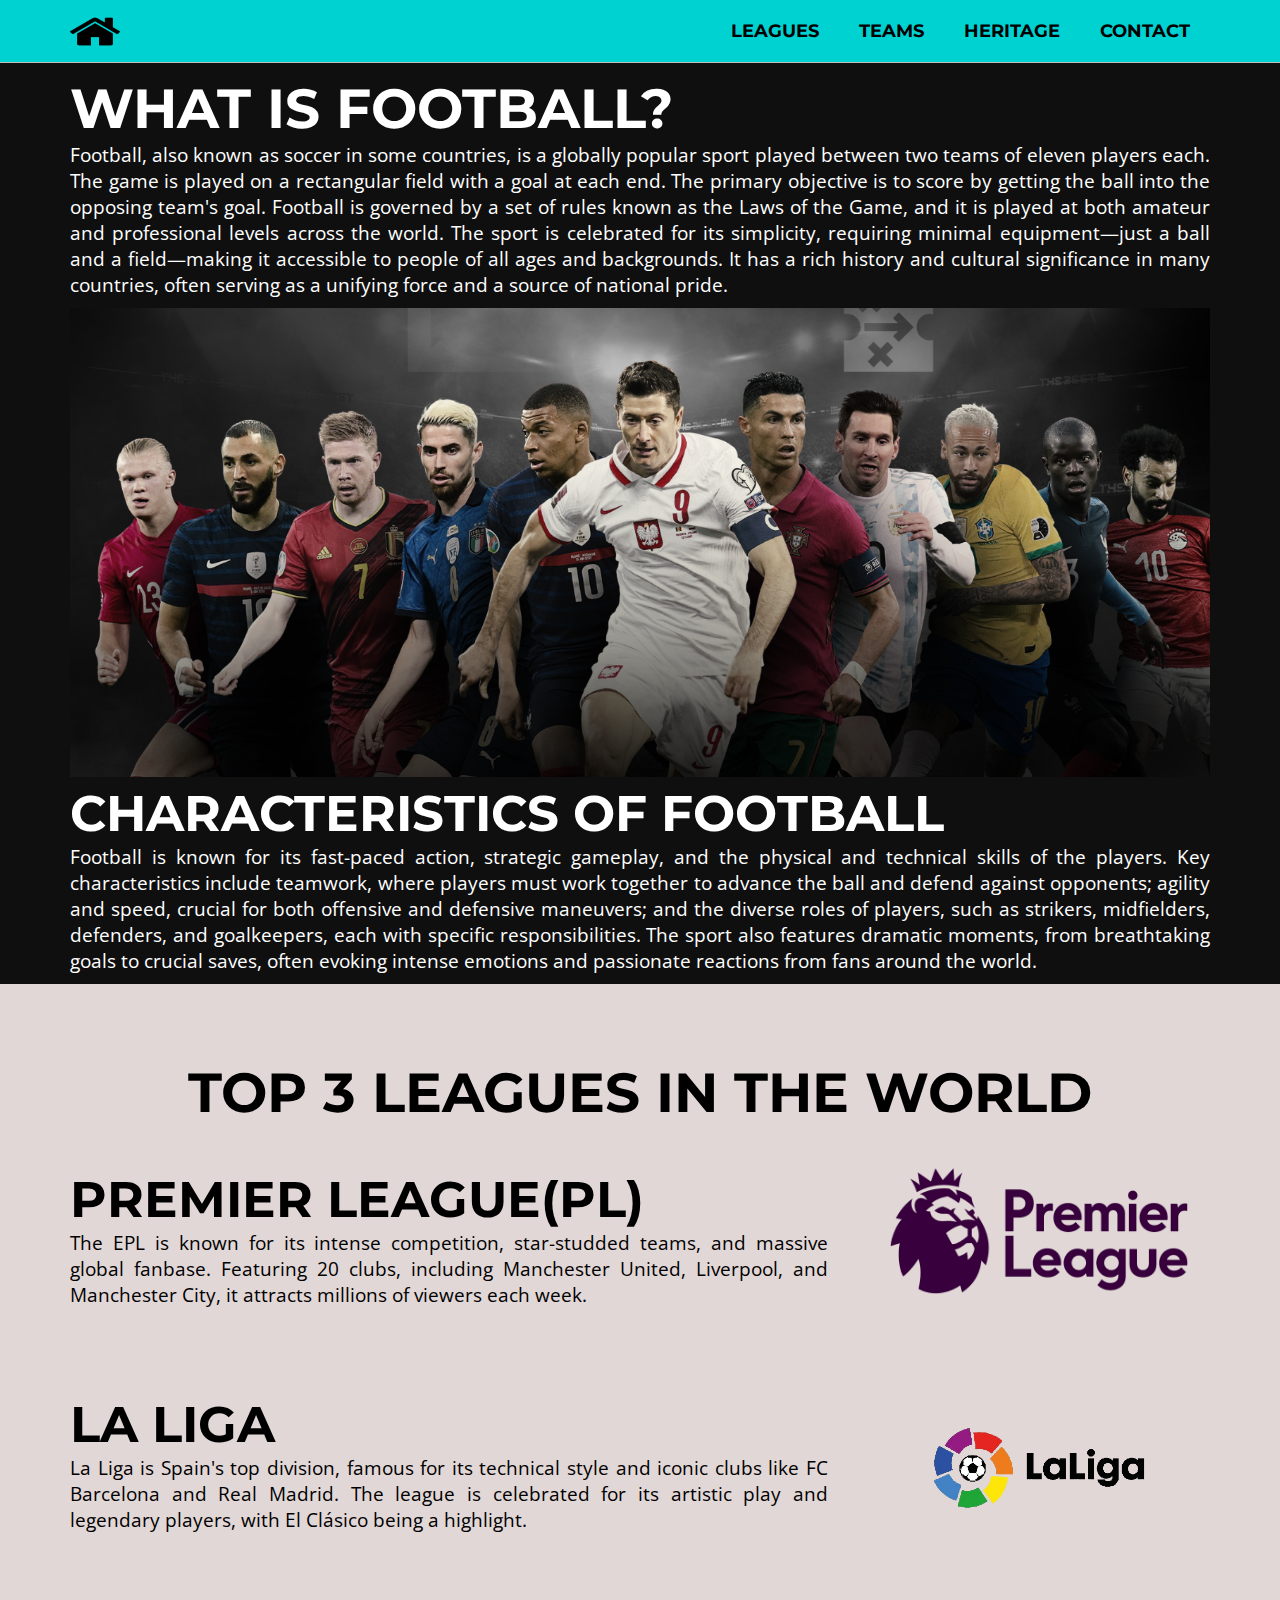
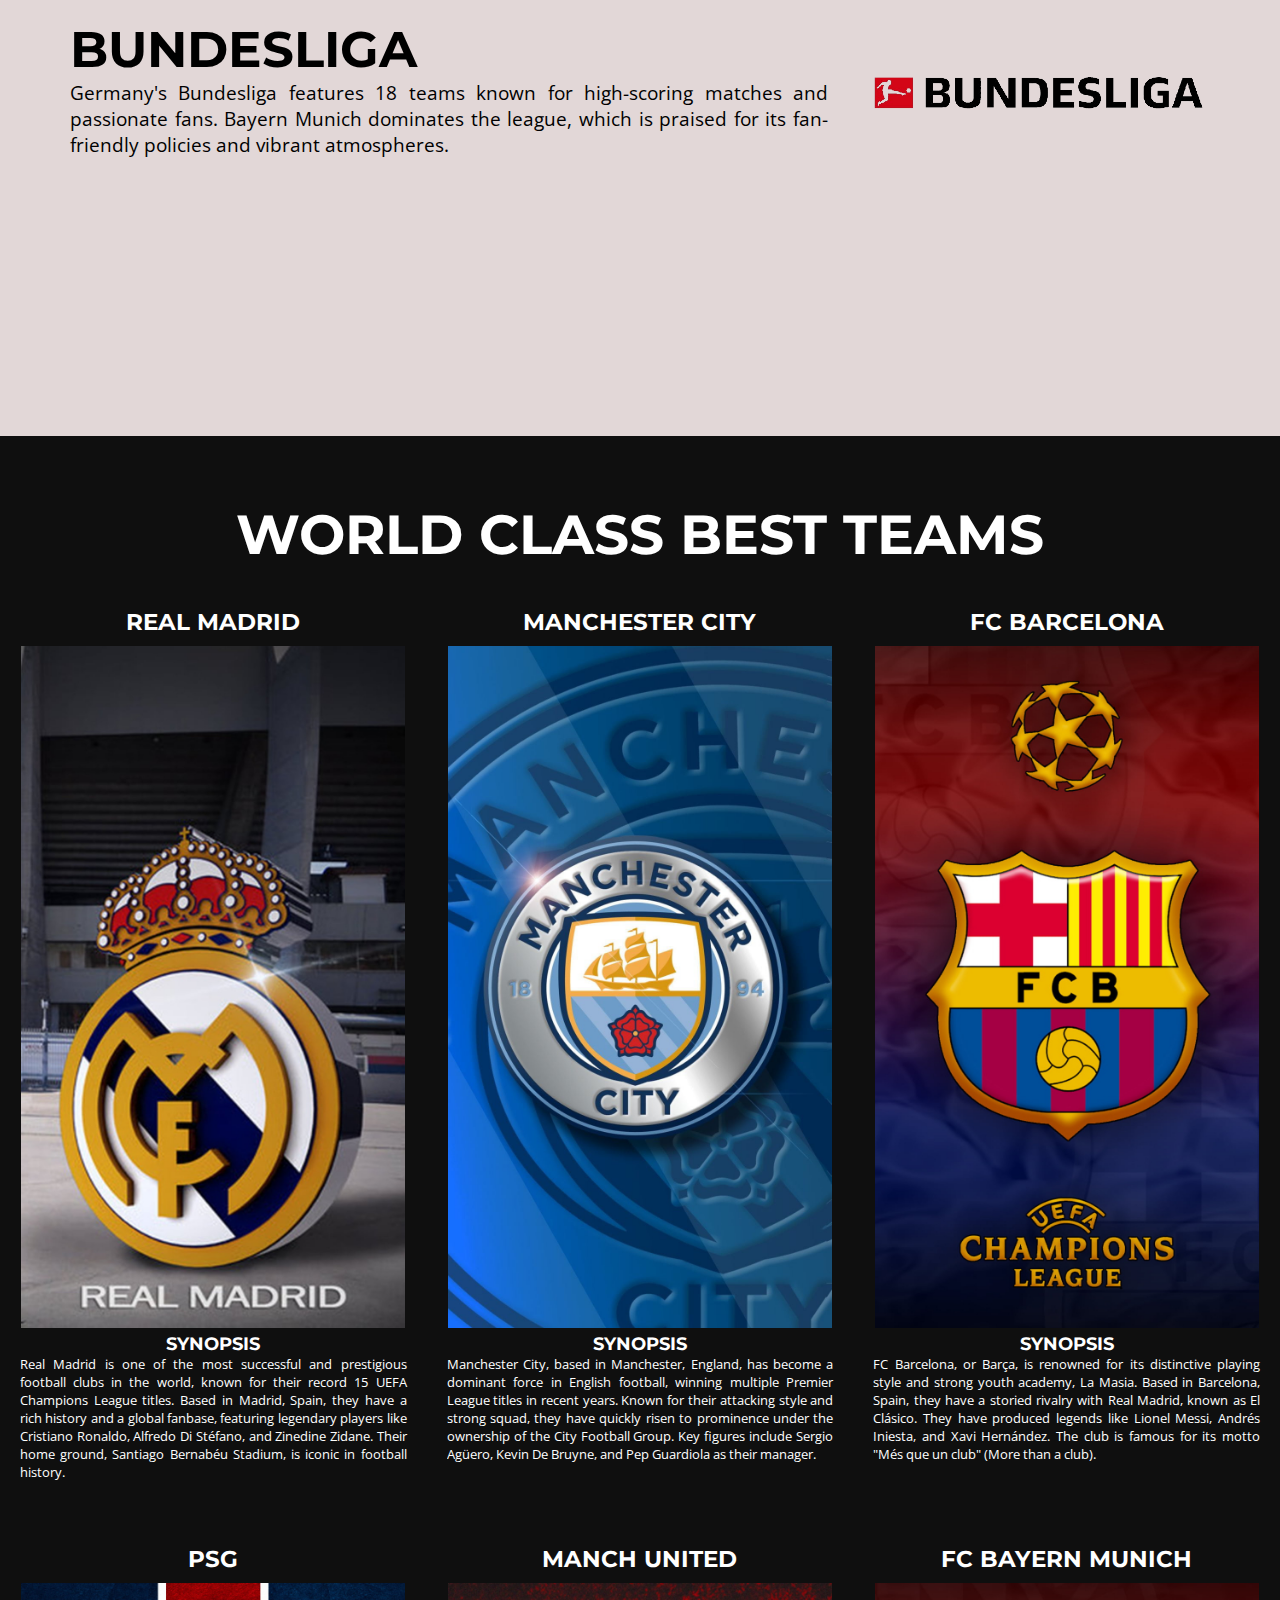
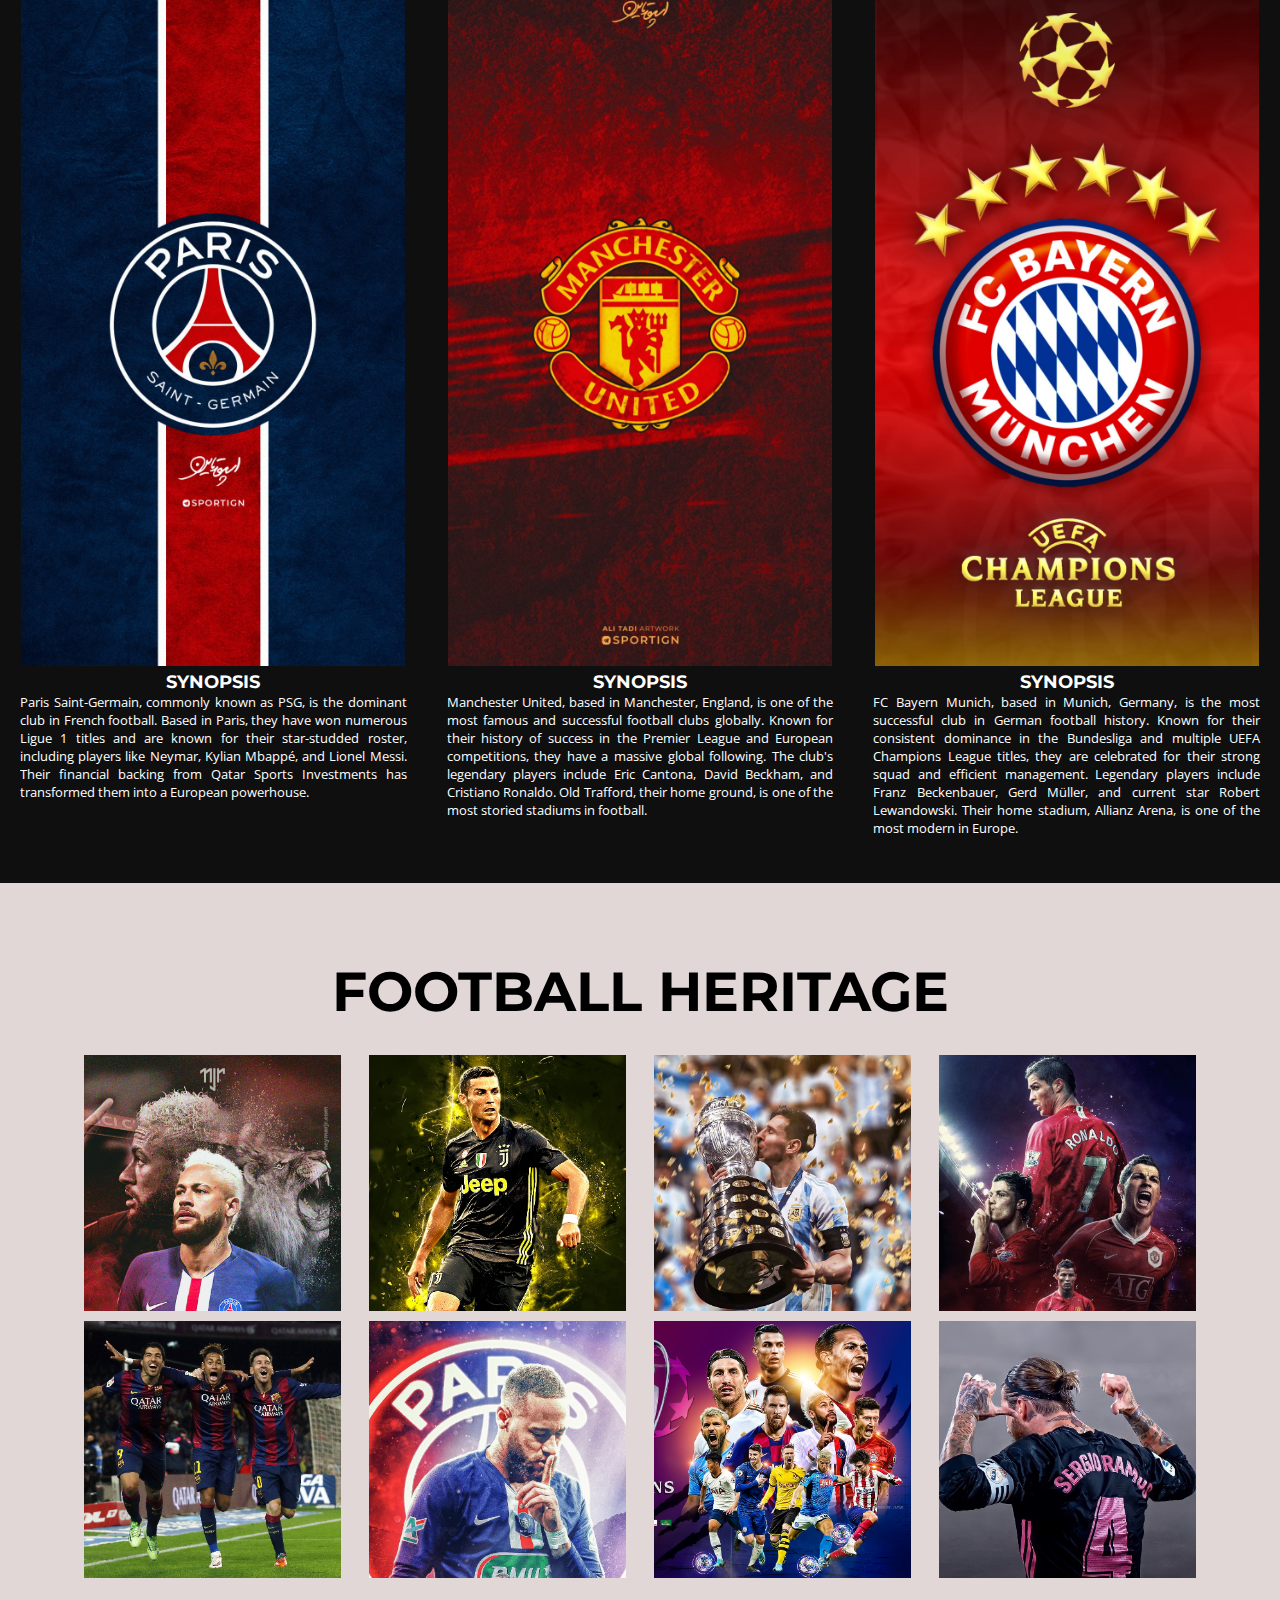
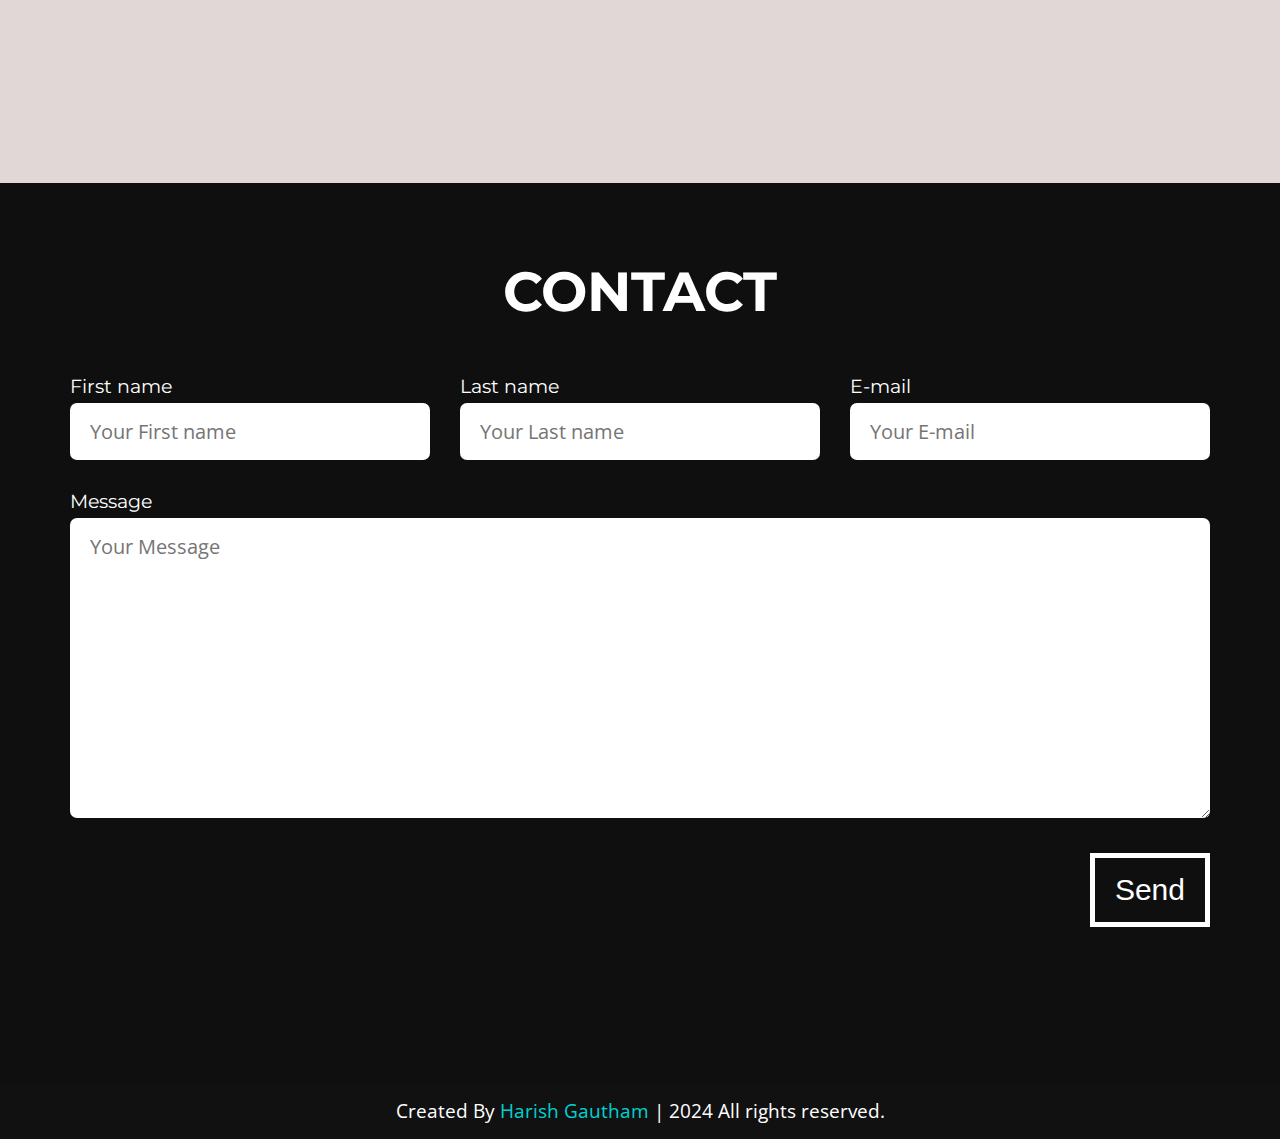
<file: LEVEL 1/Task 1/index.html>
<!DOCTYPE html>
<html lang="pt-BR">

<head>
    <meta charset="UTF-8">
    <meta http-equiv="X-UA-Compatible" content="IE=edge">
    <meta name="viewport" content="width=device-width, initial-scale=1.0">
    <title>FootBall</title>
    <link rel="preconnect" href="https://fonts.googleapis.com">
    <link rel="preconnect" href="https://fonts.gstatic.com" crossorigin>
    <link
        href="https://fonts.googleapis.com/css2?family=Montserrat:wght@700&family=Montserrat:wght@900&family=Open+Sans:ital,wght@0,400;0,700;1,400&display=swap"
        rel="stylesheet">
    <link rel="stylesheet" href="assets/css/style.css">
    <link rel="stylesheet" href="assets/css/root.css">
    <link rel="stylesheet" href="assets/css/scrollbar.css">
    <link rel="stylesheet" href="assets/css/media.css">
    <link rel="stylesheet" href="https://cdnjs.cloudflare.com/ajax/libs/font-awesome/5.15.3/css/all.min.css" integrity="sha512-xxxxx" crossorigin="anonymous" />

    <link rel="icon" type="image/x-icon" href="assets/img/icon.png">

</head>

<body class="classic-bg">

    <input id="close-menu" class="close-menu" type="checkbox" aria-label="Close menu" role="button">
    <label class="close-menu-label" for="close-menu" title="close menu"></label>
    <aside class="menu">
        <div class="main-content menu-content">
            <h1 onclick="getElementById('close-menu').checked = false;" style="margin-top: 0.7rem;"><a href="#home"><img class="icon-home" src="assets/img/home.png" alt="Home"></a></h1>
            <nav>
                <ul onclick="getElementById('close-menu').checked = false;">
                    <li><a href="#top3">LEAGUES</a></li>
                    <li><a href="#animes">TEAMS</a></li>
                    <li><a href="#gallery">HERITAGE</a></li>
                    <li><a href="#contact">CONTACT</a></li>
                </ul>
            </nav>
        </div>
    </aside>

    <div id="home" class="menu-spacing"></div>
    <section class="section classic-bg">
        <div class="home-content">
            <h2>What is Football?</h2>
            <p>
                Football, also known as soccer in some countries, 
                is a globally popular sport played between two teams of eleven players each. 
                The game is played on a rectangular field with a goal at each end. The primary objective is to score by getting 
                the ball into the opposing team's goal. Football is governed by a set of rules known as the Laws of the Game, 
                and it is played at both amateur and professional levels across the world. The sport is celebrated for its simplicity,
                 requiring minimal equipment—just a ball and a field—making it accessible to people of all ages and backgrounds. 
                 It has a rich history and cultural significance in many countries, often serving as a unifying force and a source of national pride.
            </p>
            <div class="home-img">
                <img src="assets/img/banner-img.png" alt="football">
            </div>
            <h3>Characteristics of Football</h3>
            <p>
                Football is known for its fast-paced action, strategic gameplay, and the physical and technical skills of the players. 
                Key characteristics include teamwork, where players must work together to advance the ball and defend against opponents; 
                agility and speed, crucial for both offensive and defensive maneuvers; and the diverse roles of players, such as strikers,
                 midfielders, defenders, and goalkeepers, each with specific responsibilities. The sport also features dramatic moments, 
                 from breathtaking goals to crucial saves, often evoking intense emotions and passionate reactions from fans around the world.
            </p>
        </div>
    </section>

    <section class="section darkgray-bg">
        <div id="top3" class="menu-spacing"></div>
        <div class="home-content">
            <h2 id="mobile-al" style="text-align: center;">Top 3 Leagues in the World</h2>
            <div class="intro-content">
                <div class="intro-text-content division-grid">
                    <h3>Premier League(PL)</h3>
                    <p>
                        The EPL is known for its intense competition, star-studded teams, and massive global fanbase. 
                        Featuring 20 clubs, including Manchester United, Liverpool, and Manchester City, it attracts millions of viewers each week.
                    </p>
                </div>
                <div class="intro-img home-img">
                    <img src="assets/img/epl.png" alt="epl">
                </div>

                <div class="intro-text-content division-grid">
                    <h3>La Liga</h3>
                    <p>
                        La Liga is Spain's top division, famous for its technical style and iconic clubs like FC Barcelona and Real Madrid. 
                        The league is celebrated for its artistic play and legendary players, with El Clásico being a highlight.
                    </p>
                </div>
                <div class="intro-img home-img">
                    <img src="assets/img/liga.png" alt="liga">
                </div>

                <div class="intro-text-content division-grid">
                    <h3>Bundesliga</h3>
                    <p>
                        Germany's Bundesliga features 18 teams known for high-scoring matches and passionate fans. 
                        Bayern Munich dominates the league, which is praised for its fan-friendly policies and vibrant atmospheres.
                    </p>
                </div>
                <div class="intro-img home-img">
                    <img src="assets/img/bund.png" alt="bund">
                </div>
            </div>
        </div>
    </section>

    <div id="animes" class="menu-spacing"></div>

    <section class="section classic-bg">
        <h2 style="text-align: center;">World Class Best Teams</h2>
        <div class="grid-teams">

            <div class="grid">
                <article>
                    <h3 class="title-football">Real Madrid</h3>
                    <div style="align-items: center;" class="intro-img home-img ">
                        <img class="Footb" src="assets/img/a.jpg" alt="Real Madrid">
                    </div>
                    <h4 class="synopsis">Synopsis</h4>
                    <p class="text-synopsis content">Real Madrid is one of the most successful and prestigious football clubs in the world, known for their 
                        record 15 UEFA Champions League titles. 
                        Based in Madrid, Spain, they have a rich history and a global fanbase, featuring legendary players like Cristiano Ronaldo, 
                        Alfredo Di Stéfano, and Zinedine Zidane. Their home ground, Santiago Bernabéu Stadium, is iconic in football history.</p>
                </article>
                <article>
                    <h3 class="title-football">Manchester City</h3>
                    <div style="align-items: center;" class="intro-img home-img">
                        <img class="Footb" src="assets/img/b.jpg" alt="Manchester City">
                    </div>
                    <h4 class="synopsis">Synopsis</h4>
                    <p class="text-synopsis content">Manchester City, based in Manchester, England, has become a dominant force in English football, 
                        winning multiple Premier League titles in recent years. Known for their attacking style and strong squad, 
                        they have quickly risen to prominence under the ownership of the City Football Group. Key figures include Sergio Agüero, 
                        Kevin De Bruyne, and Pep Guardiola as their manager.
                    </p>
                </article>
                <article>
                    <h3 class="title-football">FC Barcelona</h3>
                    <div style="align-items: center;" class="intro-img home-img">
                        <img class="Footb" src="assets/img/c.jpg" alt="FC Barcelona">
                    </div>
                    <h4 class="synopsis">Synopsis</h4>
                    <p class="text-synopsis content">FC Barcelona, or Barça, is renowned for its distinctive playing style and strong youth academy, 
                        La Masia. Based in Barcelona, Spain, they have a storied rivalry with Real Madrid, known as El Clásico. They have produced legends like 
                        Lionel Messi, Andrés Iniesta, and Xavi Hernández. 
                        The club is famous for its motto "Més que un club" (More than a club).</p>
                </article>
                <article>
                    <h3 class="title-football">PSG</h3>
                    <div style="align-items: center;" class="intro-img home-img">
                        <img class="Footb" src="assets/img/d.jpg" alt="PSG">
                    </div>
                    <h4 class="synopsis">Synopsis</h4>
                    <p class="text-synopsis content">Paris Saint-Germain, commonly known as PSG, is the dominant club in French football. 
                        Based in Paris, they have won numerous Ligue 1 titles and are known for their star-studded roster, including players like Neymar, 
                        Kylian Mbappé, and Lionel Messi. 
                        Their financial backing from Qatar Sports Investments has transformed them into a European powerhouse.</p>
                </article>
                <article>
                    <h3 class="title-football">Manch United</h3>
                    <div style="align-items: center;" class="intro-img home-img">
                        <img class="Footb" src="assets/img/e.jpg" alt="Manchester United">
                    </div>
                    <h4 class="synopsis">Synopsis</h4>
                    <p class="text-synopsis content">Manchester United, based in Manchester, England, is one of the most famous and successful football clubs globally. 
                        Known for their history of success in the Premier League and European competitions, they have a massive global following. 
                        The club's legendary players include Eric Cantona, David Beckham, and Cristiano Ronaldo. 
                        Old Trafford, their home ground, is one of the most storied stadiums in football.</p>
                </article>
                <article>
                    <h3 class="title-football">FC Bayern Munich</h3>
                    <div style="align-items: center;" class="intro-img home-img">
                        <img class="Footb" src="assets/img/f.jpg" alt="FC bayern Munich">
                    </div>
                    <h4 class="synopsis">Synopsis</h4>
                    <p class="text-synopsis content">FC Bayern Munich, based in Munich, Germany, is the most successful club in German football history. 
                        Known for their consistent dominance in the Bundesliga and multiple UEFA Champions League titles, they are celebrated for their 
                        strong squad and efficient management. Legendary players include Franz Beckenbauer, Gerd Müller, and current star Robert Lewandowski. 
                        Their home stadium, Allianz Arena, is one of the most modern in Europe.</p>
                </article>
            </div>
        </div>
    </section>

    <section class="section darkgray-bg">
        <div id="gallery" class="menu-spacing"></div>
        <div class="home-content">
            <h2 style="text-align: center;">Football Heritage</h2>
        </div>

        <div class="grid-gallery home-content">
            <div style="align-items: center;" class="intro-img home-img gallery-img">
                <img class="Footb" src="assets/img/1.jpg" alt="11">
            </div>
            <div style="align-items: center;" class="intro-img home-img gallery-img">
                <img class="Footb" src="assets/img/2.jpg"
                    alt="22">
            </div>
            <div style="align-items: center;" class="intro-img home-img gallery-img">
                <img class="Footb" src="assets/img/3.jpg" alt="33">
            </div>
            <div style="align-items: center;" class="intro-img home-img gallery-img">
                <img class="Footb" src="assets/img/4.jpg" alt="44">
            </div>
            <div style="align-items: center;" class="intro-img home-img gallery-img">
                <img class="Footb" src="assets/img/5.jpg" alt="55">
            </div>
            <div style="align-items: center;" class="intro-img home-img gallery-img">
                <img class="Footb" src="assets/img/6.jpg" alt="66">
            </div>
            <div style="align-items: center;" class="intro-img home-img gallery-img">
                <img class="Footb" src="assets/img/7.jpg" alt="77">
            </div>
            <div style="align-items: center;" class="intro-img home-img gallery-img">
                <img class="Footb" src="assets/img/8.jpg" alt="88">
            </div>
        </div>
    </section>

    <form action="mailto:harivelgm76@gmail.com" method="POST" class="section classic-bg">
        <div id="contact" class="menu-spacing"></div>
        <div class="home-content">
            <h2 style="text-align: center;">Contact</h2>
        </div>
        <div class="home-content contact-form">
            <fieldset class="form-grid">
                <div class="form-group">
                    <label for="first-name">First name</label>
                    <input type="text" name="first-name" id="first-name" placeholder="Your First name" required>
                </div>
                <div class="form-group">
                    <label for="last-name">Last name</label>
                    <input type="text" name="last-name" id="last-name" placeholder="Your Last name" required>
                </div>
                <div class="form-group">
                    <label for="email">E-mail</label>
                    <input type="email" name="email" id="email" placeholder="Your E-mail" required>
                </div>
                <div class="form-group full-width">
                    <label for="message">Message</label>
                    <textarea style="resize: vertical;" name="message" id="message" cols="30" rows="10"
                        placeholder="Your Message" required></textarea>
                </div>
                <div style="text-align: right;" class="form-group full-width">
                    <button type="submit">Send</button>
                </div>
            </fieldset>
        </div>
    </form>

    <footer class="footer-cl">
        <span>Created By <a href="https://github.com/harishy0406">Harish Gautham</a> | <span class="far fa-copyright"></span> 2024 All rights reserved.</span>
    </footer>
    
</body>

</html>
</file>
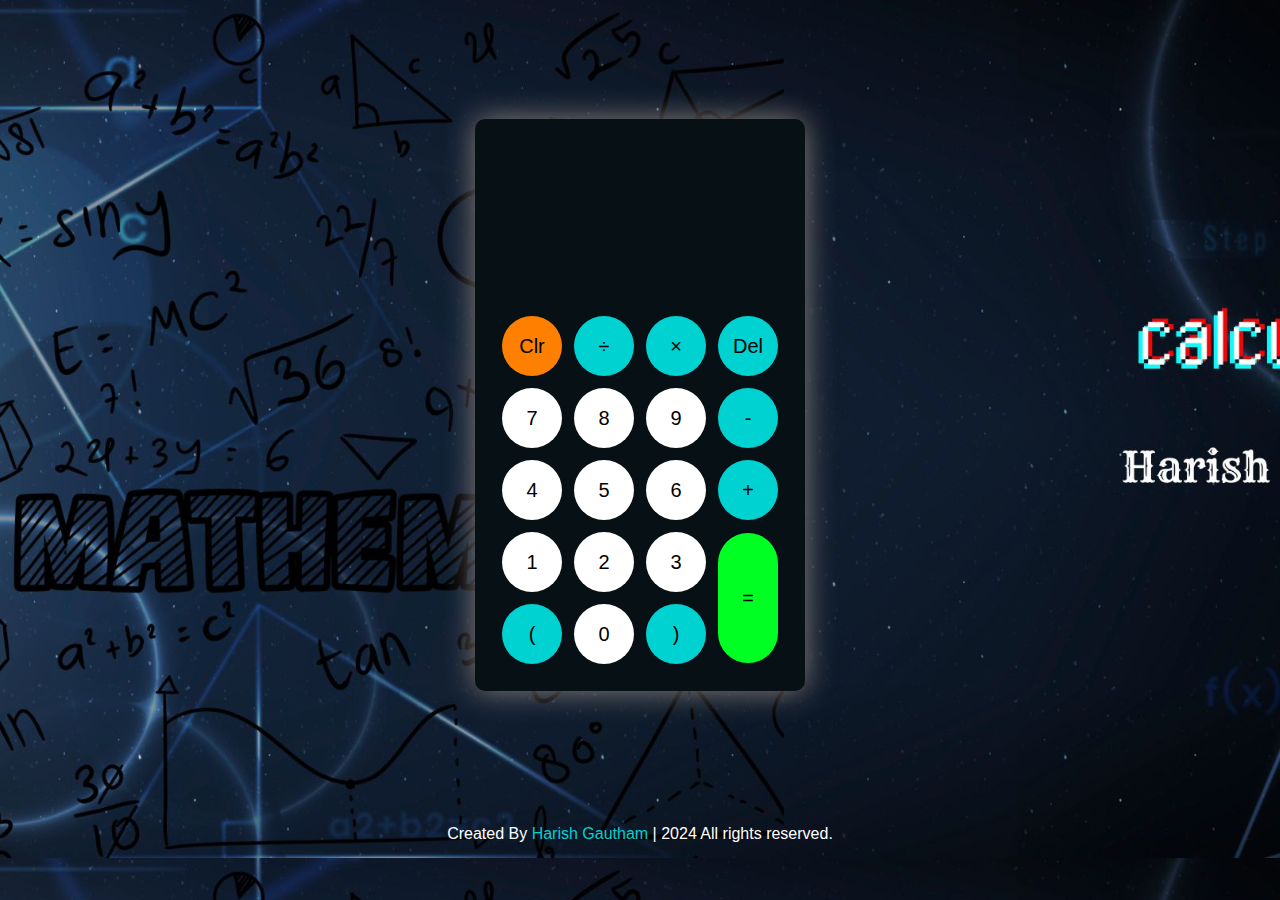
<file: LEVEL 1/Task 3/index.html>
<!DOCTYPE html>
<html lang="en">
<link rel="icon" type="image/x-icon" href="Calculator-icon.png">
<head>
    <meta charset="UTF-8">
    <meta http-equiv="X-UA-Compatible" content="IE=edge">
    <meta name="viewport" content="width=device-width, initial-scale=1.0">
    <link rel="stylesheet" href="style.css">
    <title>Calculator</title>
</head>

<body>
    <div class="container">
        <div class="calculator">
            <div class="display-screen">
                <div id="display"></div>
            </div>
            <div class="buttons">
                <table>
                    <tr>
                        <td><button class="btn-operator" id="clear">Clr</button></td>
                        <td><button class="btn-operator" id="/">&divide;</button></td>
                        <td><button class="btn-operator" id="*">&times;</button></td>
                        <td><button class="btn-operator" id="backspace">Del</button></td>
                    </tr>
                    <tr>
                        <td><button class="btn-number" id="7">7</button></td>
                        <td><button class="btn-number" id="8">8</button></td>
                        <td><button class="btn-number" id="9">9</button></td>
                        <td><button class="btn-operator" id="-">-</button></td>
                    </tr>
                    <tr>
                        <td><button class="btn-number" id="4">4</button></td>
                        <td><button class="btn-number" id="5">5</button></td>
                        <td><button class="btn-number" id="6">6</button></td>
                        <td><button class="btn-operator" id="+">+</button></td>
                    </tr>
                    <tr>
                        <td><button class="btn-number" id="1">1</button></td>
                        <td><button class="btn-number" id="2">2</button></td>
                        <td><button class="btn-number" id="3">3</button></td>
                        <td rowspan="2"><button class="btn-equal" id="equal">=</button></td>
                    </tr>
                    <tr>
                        <td><button class="btn-operator" id="(">(</button></td>
                        <td><button class="btn-number" id="0">0</button></td>
                        <td><button class="btn-operator" id=")">)</button></td>
                    </tr>
                </table>
            </div>
        </div>
    </div>
		<footer>
			<span>Created By <a href = "https://github.com/harishy0406">Harish Gautham </a> | <span class = "far fa-copyright"></span> 2024 All rights reserved.</span>
		</footer>
    <script src="script.js"></script>
</body>

</html>
</file>
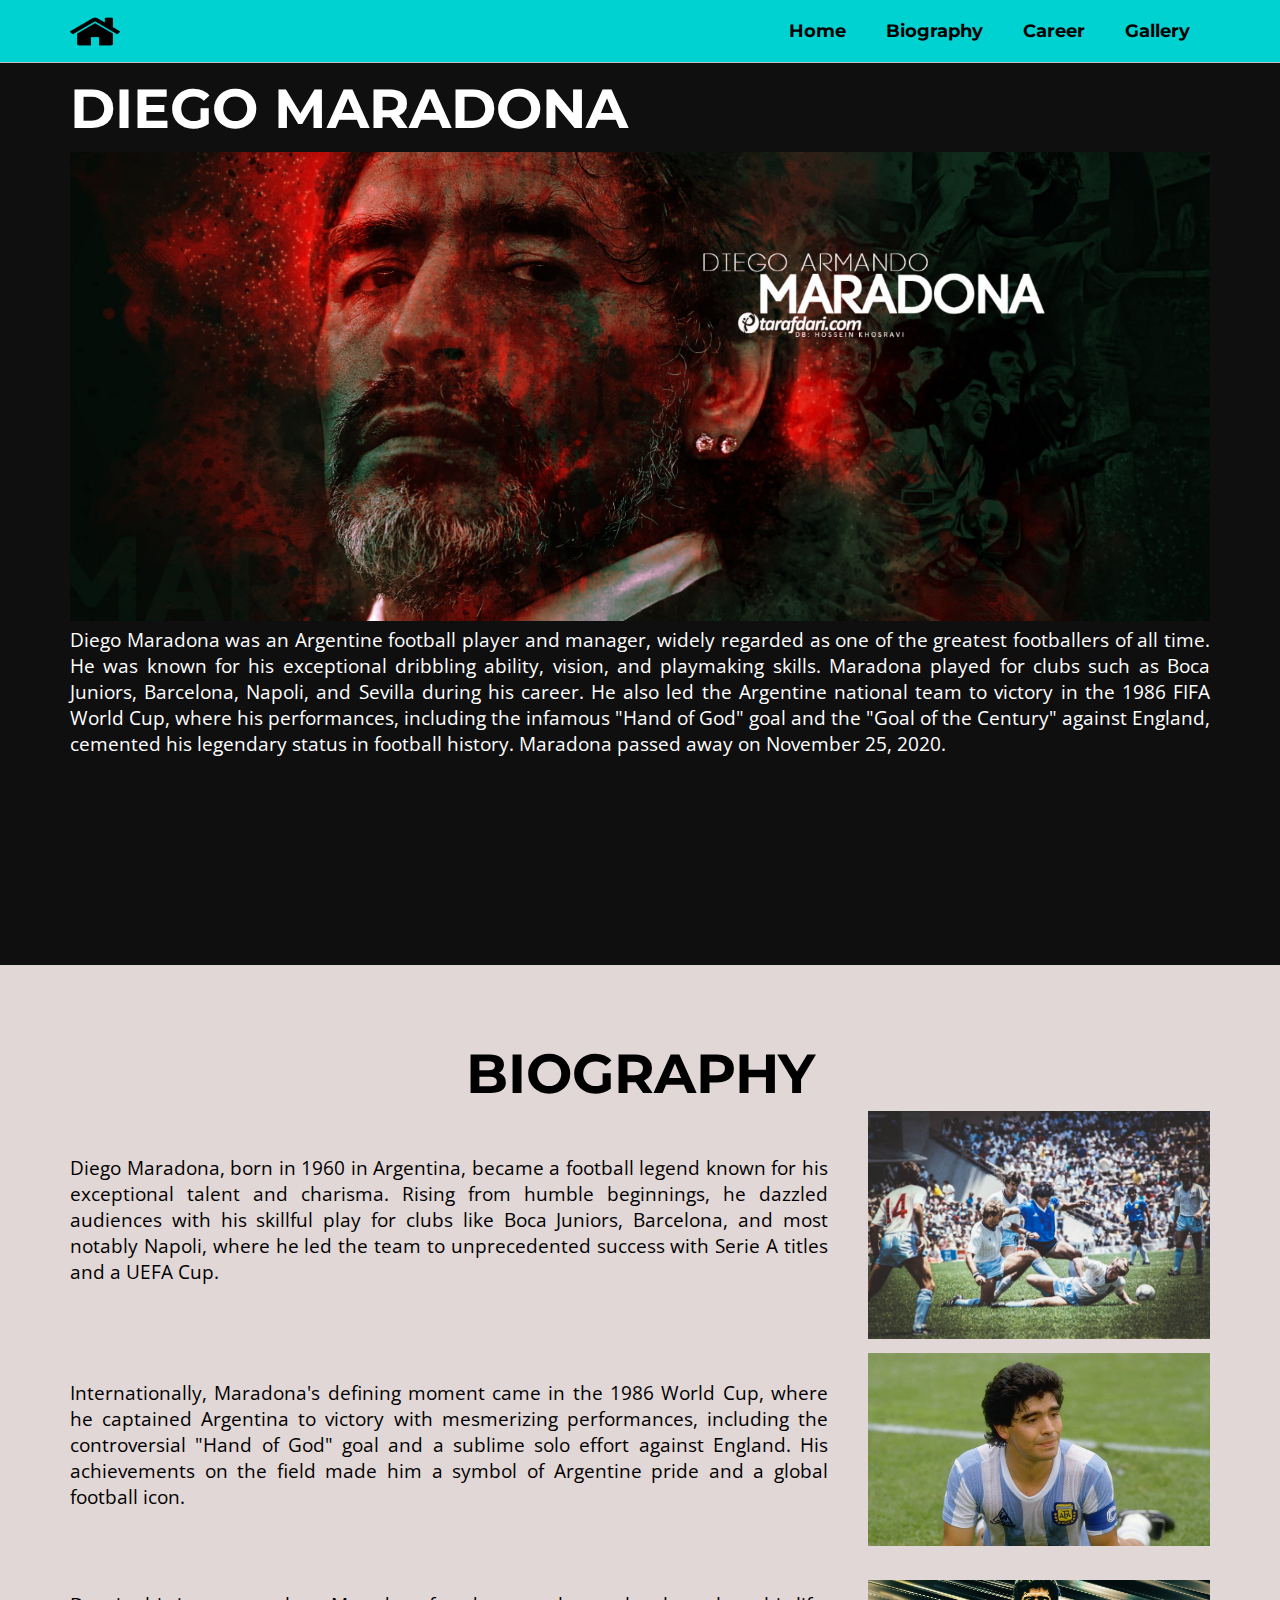
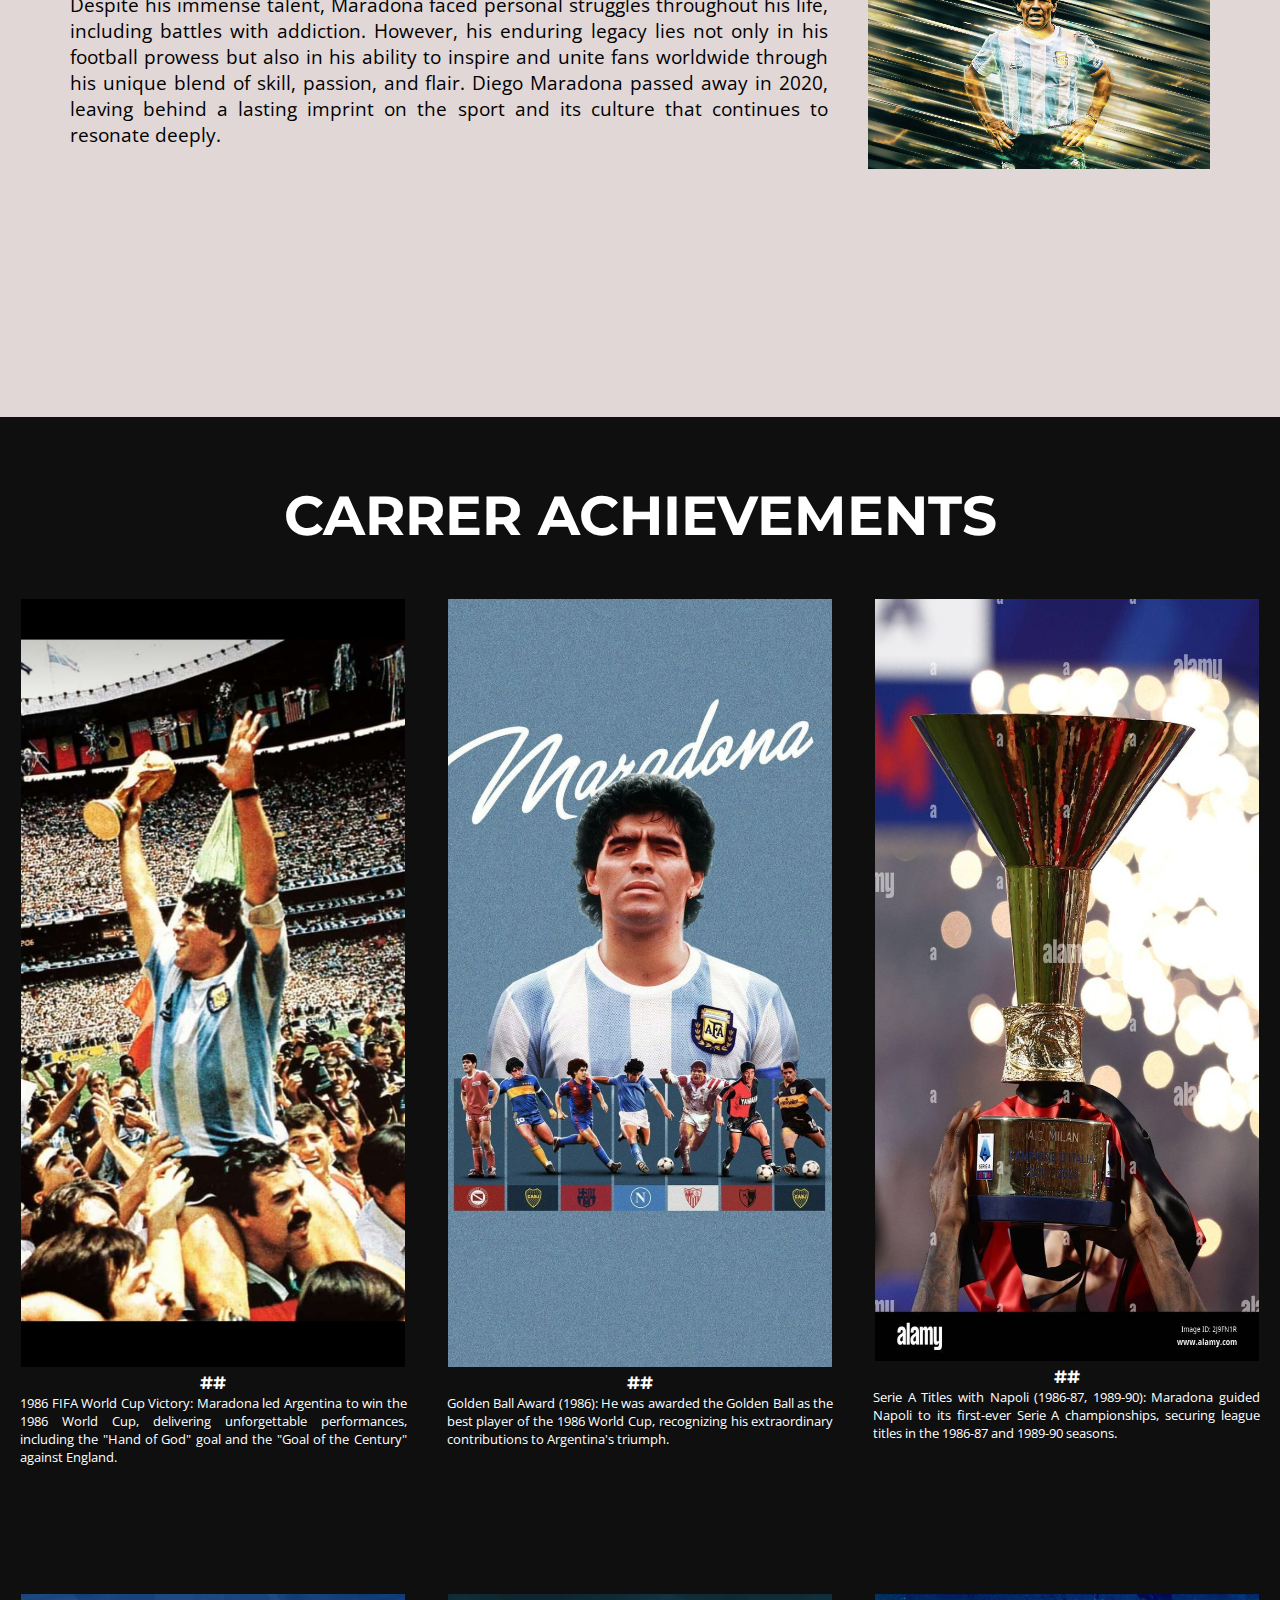
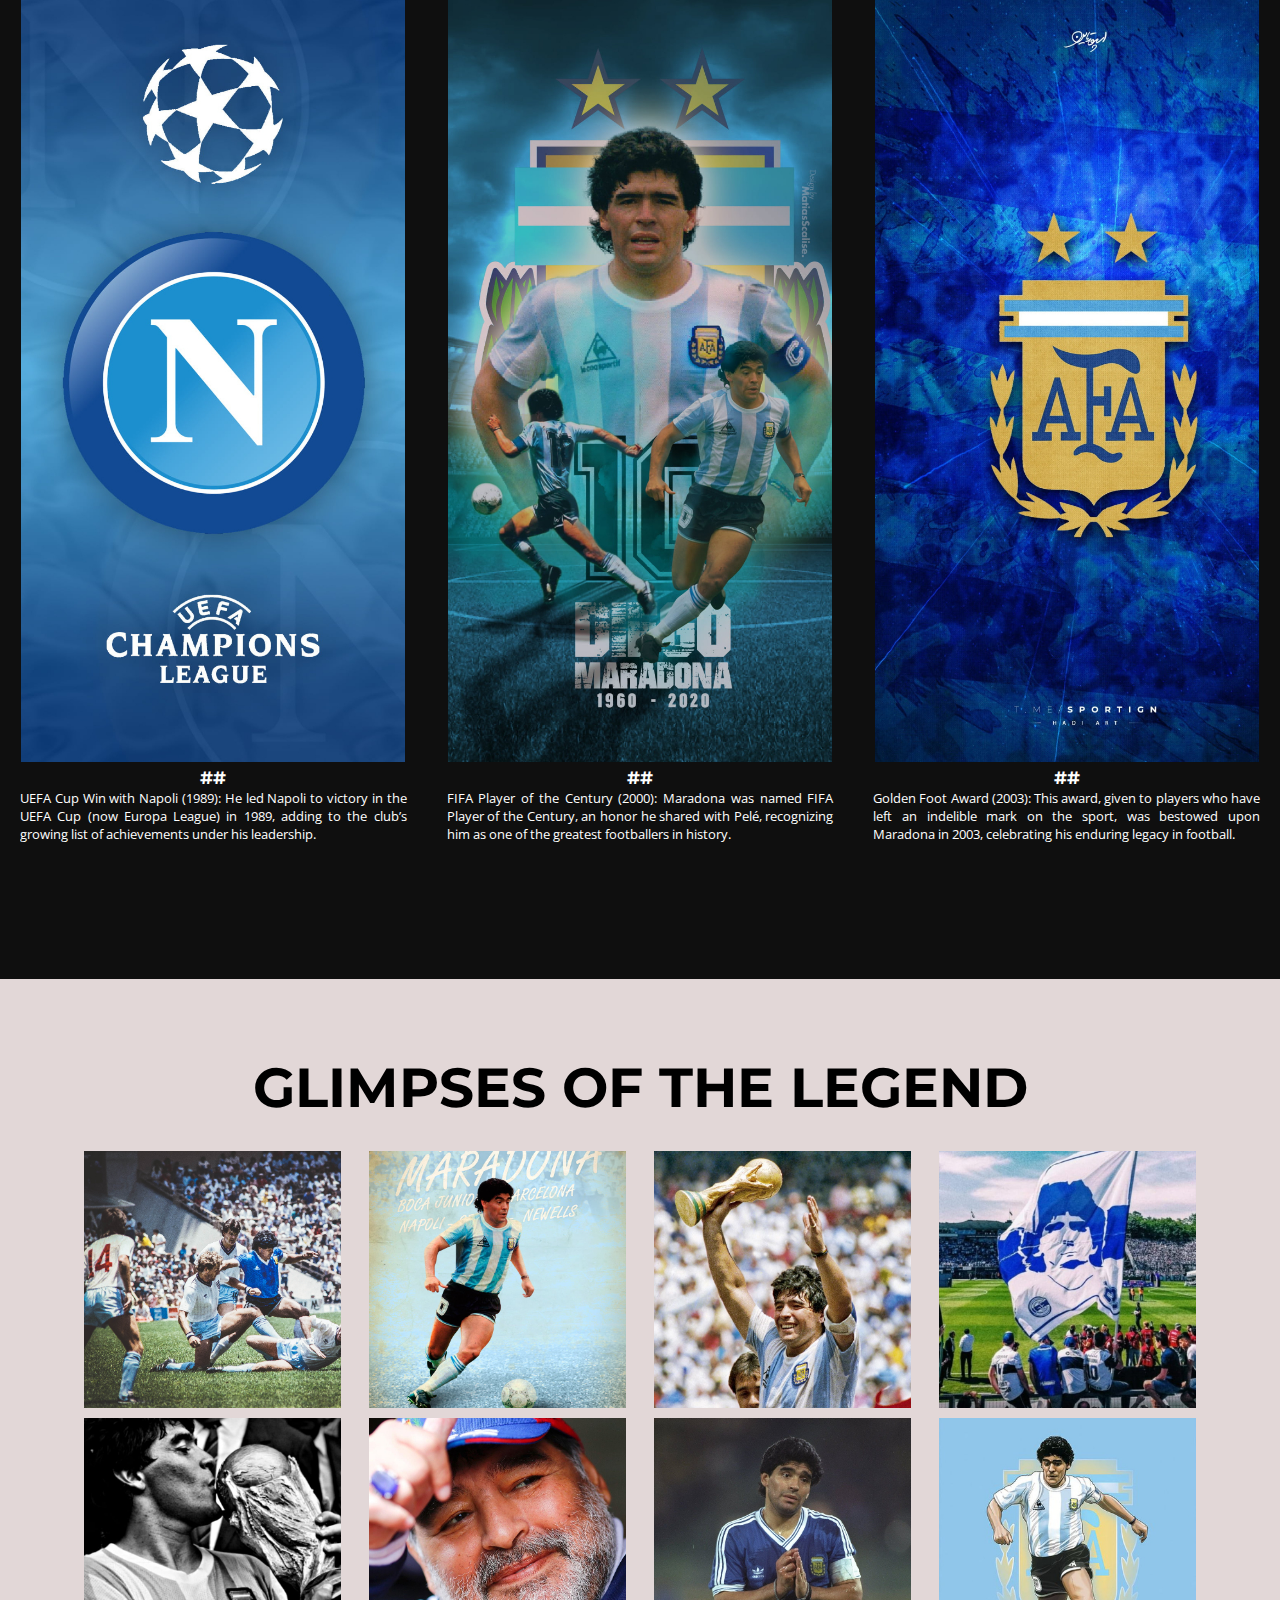
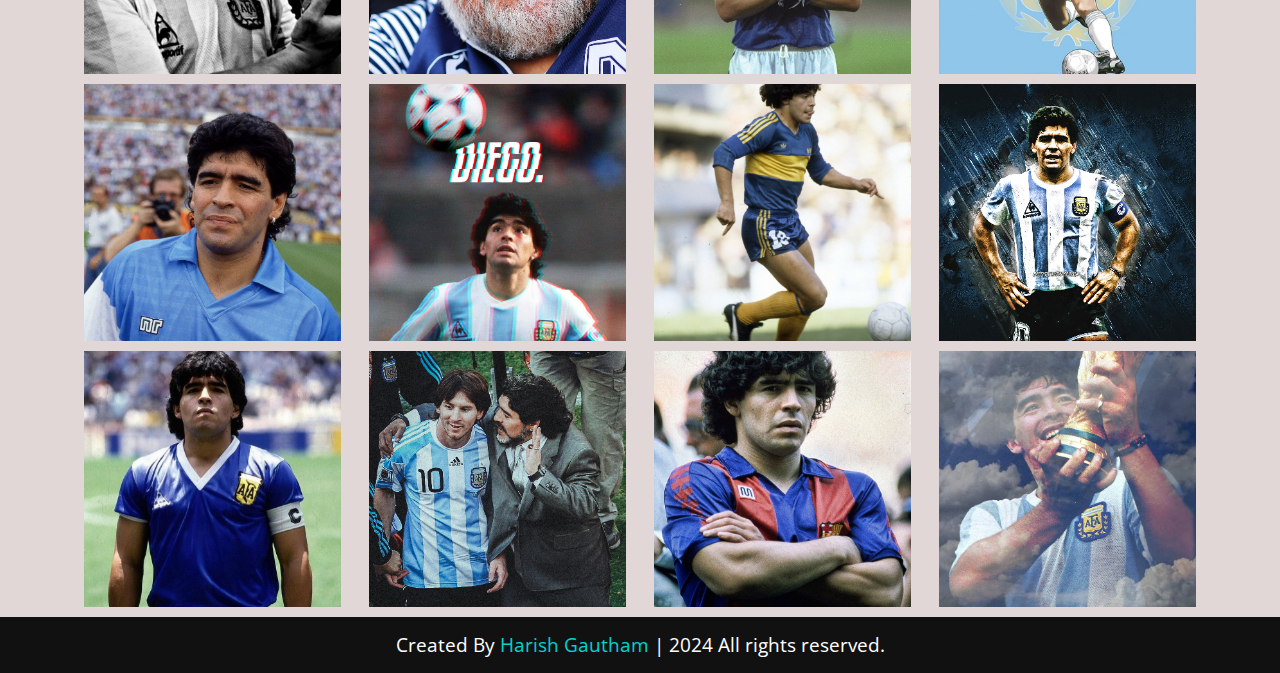
<file: LEVEL 2/Task 1/index.html>
<!DOCTYPE html>
<html lang="pt-BR">
<head>
    <meta charset="UTF-8">
    <meta http-equiv="X-UA-Compatible" content="IE=edge">
    <meta name="viewport" content="width=device-width, initial-scale=1.0">
    <title>Tribute to Diego Maradona</title>
    <link rel="preconnect" href="https://fonts.googleapis.com">
    <link rel="preconnect" href="https://fonts.gstatic.com" crossorigin>
    <link href="https://fonts.googleapis.com/css2?family=Montserrat:wght@700&family=Montserrat:wght@900&family=Open+Sans:ital,wght@0,400;0,700;1,400&display=swap"rel="stylesheet">
    <link rel="stylesheet" href="assets/css/style.css">
    <link rel="stylesheet" href="assets/css/root.css">
    <link rel="stylesheet" href="assets/css/scrollbar.css">
    <link rel="stylesheet" href="assets/css/media.css">
    <link rel="stylesheet" href="https://cdnjs.cloudflare.com/ajax/libs/font-awesome/5.15.3/css/all.min.css" integrity="sha512-xxxxx" crossorigin="anonymous" />
    <link rel="icon" type="image/x-icon" href="assets/img/icon.png">

</head>
<body class="classic-bg">
    <input id="close-menu" class="close-menu" type="checkbox" aria-label="Close menu" role="button">
    <label class="close-menu-label" for="close-menu" title="close menu"></label>
    <aside class="menu">
        <div class="main-content menu-content">
            <h1 onclick="getElementById('close-menu').checked = false;" style="margin-top: 0.7rem;"><a href="#home"><img class="icon-home" src="assets/img/home.png" alt="Home"></a></h1>
            <nav>
                <ul onclick="getElementById('close-menu').checked = false;">
                    <li><a href="#home">Home</a></li>
                    <li><a href="#top3">Biography</a></li>
                    <li><a href="#animes">Career</a></li>
                    <li><a href="#gallery">Gallery</a></li>
                </ul>
            </nav>
        </div>
    </aside>

    <div id="home" class="menu-spacing"></div>
    <section class="section classic-bg">
        <div class="home-content">
            <h2>Diego Maradona</h2>
            <div class="home-img">
                <img src="assets/img/banner-img.jpg" alt="football">
            </div>
            <p>
                Diego Maradona was an Argentine football player and manager, widely regarded as one of the greatest footballers of all time. 
                He was known for his exceptional dribbling ability, vision, and playmaking skills. Maradona played for clubs such as Boca Juniors, Barcelona, Napoli, 
                and Sevilla during his career. He also led the Argentine national team to victory in the 1986 FIFA World Cup, where his performances, including the infamous
                "Hand of God" goal and the "Goal of the Century" against England, 
                cemented his legendary status in football history. Maradona passed away on November 25, 2020.
            </p>
        </div>
    </section>

    <section class="section darkgray-bg">
        <div id="top3" class="menu-spacing"></div>
        <div class="home-content">
            <h2 id="mobile-al" style="text-align: center;">Biography</h2>
            <div class="intro-content">
                <div class="intro-text-content division-grid">

                    <p>
                        Diego Maradona, born in 1960 in Argentina, became a football legend known for his exceptional talent and charisma. Rising from humble beginnings, he dazzled audiences with his skillful play for clubs like Boca Juniors, Barcelona, and most notably Napoli, where he led the team to unprecedented success with Serie A titles and a UEFA Cup.
                    </p>
                </div>
                <div class="intro-img home-img">
                    <img src="assets/img/m1.jpg" alt="Maradona">
                </div>

                <div class="intro-text-content division-grid">
                    <p>
                        Internationally, Maradona's defining moment came in the 1986 World Cup, where he captained Argentina to victory with mesmerizing performances, including the controversial "Hand of God" goal and a sublime solo effort against England. His achievements on the field made him a symbol of Argentine pride and a global football icon.
                    </p>
                </div>
                <div class="intro-img home-img">
                    <img src="assets/img/m2.jpg" alt="Maradona">
                </div>

                <div class="intro-text-content division-grid">

                    <p>
                        Despite his immense talent, Maradona faced personal struggles throughout his life, including battles with addiction. However, his enduring legacy lies not only in his football prowess but also in his ability to inspire and unite fans worldwide through his unique blend of skill, passion, and flair. Diego Maradona passed away in 2020, leaving behind a lasting imprint on the sport and its culture that continues to resonate deeply.
                    </p>
                </div>
                <div class="intro-img home-img">
                    <img src="assets/img/m3.jpg" alt="Maradona">
                </div>
            </div>
        </div>
    </section>

    <div id="animes" class="menu-spacing"></div>

    <section class="section classic-bg">
        <h2 style="text-align: center;">Carrer Achievements</h2>
        <div class="grid-teams">

            <div class="grid">
                <article>
                    
                    <div style="align-items: center;" class="intro-img home-img ">
                        <img class="Footb" src="assets/img/a.jpg" alt="Maradona">
                    </div>
                    <h4 class="synopsis">##</h4>
                    <p class="text-synopsis content">1986 FIFA World Cup Victory: Maradona led Argentina to win the 1986 World Cup, delivering unforgettable performances, including the "Hand of God" goal and the "Goal of the Century" against England.</p>
                </article>
                <article>
                    
                    <div style="align-items: center;" class="intro-img home-img">
                        <img class="Footb" src="assets/img/b.jpg" alt="Maradona">
                    </div>
                    <h4 class="synopsis">##</h4>
                    <p class="text-synopsis content">Golden Ball Award (1986): He was awarded the Golden Ball as the best player of the 1986 World Cup, recognizing his extraordinary contributions to Argentina's triumph.
                    </p>
                </article>
                <article>
                    
                    <div style="align-items: center;" class="intro-img home-img">
                        <img class="Footb" src="assets/img/c.jpg" alt="Maradona">
                    </div>
                    <h4 class="synopsis">##</h4>
                    <p class="text-synopsis content">Serie A Titles with Napoli (1986-87, 1989-90): Maradona guided Napoli to its first-ever Serie A championships, securing league titles in the 1986-87 and 1989-90 seasons.</p>
                </article>
                <article>
                    
                    <div style="align-items: center;" class="intro-img home-img">
                        <img class="Footb" src="assets/img/d.jpg" alt="Maradona">
                    </div>
                    <h4 class="synopsis">##</h4>
                    <p class="text-synopsis content">UEFA Cup Win with Napoli (1989): He led Napoli to victory in the UEFA Cup (now Europa League) in 1989, adding to the club’s growing list of achievements under his leadership.</p>
                </article>
                <article>
                    
                    <div style="align-items: center;" class="intro-img home-img">
                        <img class="Footb" src="assets/img/e.jpg" alt="Maradona">
                    </div>
                    <h4 class="synopsis">##</h4>
                    <p class="text-synopsis content">FIFA Player of the Century (2000): Maradona was named FIFA Player of the Century, an honor he shared with Pelé, recognizing him as one of the greatest footballers in history.</p>
                </article>
                <article>
                    
                    <div style="align-items: center;" class="intro-img home-img">
                        <img class="Footb" src="assets/img/f.jpg" alt="Maradona">
                    </div>
                    <h4 class="synopsis">##</h4>
                    <p class="text-synopsis content">Golden Foot Award (2003): This award, given to players who have left an indelible mark on the sport, was bestowed upon Maradona in 2003, celebrating his enduring legacy in football.</p>
                </article>
            </div>
        </div>
    </section>

    <section class="section darkgray-bg">
        <div id="gallery" class="menu-spacing"></div>
        <div class="home-content">
            <h2 style="text-align: center;">Glimpses Of the Legend</h2>
        </div>

        <div class="grid-gallery home-content">
            <div style="align-items: center;" class="intro-img home-img gallery-img">
                <img class="Footb" src="assets/img/1.jpg" alt="11">
            </div>
            <div style="align-items: center;" class="intro-img home-img gallery-img">
                <img class="Footb" src="assets/img/2.jpg"alt="22">
            </div>
            <div style="align-items: center;" class="intro-img home-img gallery-img">
                <img class="Footb" src="assets/img/3.jpg" alt="33">
            </div>
            <div style="align-items: center;" class="intro-img home-img gallery-img">
                <img class="Footb" src="assets/img/4.jpg" alt="44">
            </div>
            <div style="align-items: center;" class="intro-img home-img gallery-img">
                <img class="Footb" src="assets/img/5.jpg" alt="55">
            </div>
            <div style="align-items: center;" class="intro-img home-img gallery-img">
                <img class="Footb" src="assets/img/6.jpg" alt="66">
            </div>
            <div style="align-items: center;" class="intro-img home-img gallery-img">
                <img class="Footb" src="assets/img/7.jpg" alt="77">
            </div>
            <div style="align-items: center;" class="intro-img home-img gallery-img">
                <img class="Footb" src="assets/img/8.jpg" alt="88">
            </div>
            <div style="align-items: center;" class="intro-img home-img gallery-img">
                <img class="Footb" src="assets/img/9.jpg" alt="66">
            </div>
            <div style="align-items: center;" class="intro-img home-img gallery-img">
                <img class="Footb" src="assets/img/10.jpg" alt="77">
            </div>
            <div style="align-items: center;" class="intro-img home-img gallery-img">
                <img class="Footb" src="assets/img/11.jpg" alt="88">
            </div>
            <div style="align-items: center;" class="intro-img home-img gallery-img">
                <img class="Footb" src="assets/img/12.jpg" alt="88">
            </div>
            <div style="align-items: center;" class="intro-img home-img gallery-img">
                <img class="Footb" src="assets/img/13.jpg" alt="66">
            </div>
            <div style="align-items: center;" class="intro-img home-img gallery-img">
                <img class="Footb" src="assets/img/14.jpg" alt="77">
            </div>
            <div style="align-items: center;" class="intro-img home-img gallery-img">
                <img class="Footb" src="assets/img/15.jpg" alt="88">
            </div>
            <div style="align-items: center;" class="intro-img home-img gallery-img">
                <img class="Footb" src="assets/img/16.jpg" alt="88">
            </div>
        </div>
    </section>

    <footer class="footer-cl">
        <span>Created By <a href="https://github.com/harishy0406">Harish Gautham</a> | <span class="fa fa-copyright"></span> 2024 All rights reserved.</span>
    </footer>
    
</body>

</html>
</file>
<file: LEVEL 1/Task 1/assets/css/style.css>
* {
    margin: 0;
    padding: 0;
    box-sizing: border-box;
}

html {
    font-size: 62.5%;
    scroll-behavior: smooth;
}

body {
    font-family: 'Open Sans', sans-serif;
    font-size: 1.9rem;
    background-color: var(--darkgray-color);

}

h1,
h2,
h3,
h4,
h5,
h6 {
    font-family: 'Montserrat', sans-serif;
    text-transform: uppercase;
}

p {
    text-align: justify;
}

h1 {
    font-size: 6rem;
}

h2 {
    font-size: 5.5rem;
}

h3 {
    font-size: 5rem;
}

h4 {
    font-size: 4.5rem;
}

h5 {
    font-size: 4rem;
}

h6 {
    font-size: 3.5rem;
}

a {
    text-decoration: none;
}

.classic-bg {
    color: var(--primary-color);
}

.darkgray-bg {
    background-color: rgb(226, 215, 215);
    color: black;
}

.black-text {
    color: var(--black-color);
}

.icon-home {
    height: 35px;
    width: 50px;
}

.main-content {
    max-width: 120rem;
    margin: 0 auto;
    padding: var(--gap);
}

.section {
    min-height: 100vh;
}

.menu {
    position: fixed;
    top: 0;
    left: 0;
    right: 0;
    width: 100%;
    z-index: 1;
    border-bottom: 0.1rem solid var(--gray-color);
    background-color: #00D1D1;
}

.menu-content {
    display: flex;
    justify-content: space-between;
    align-items: center;
    padding-top: 0;
    padding-bottom: 0;
}

.menu h1 {
    font-size: 2.3rem;
    color: var(--black-color);
}

.menu h1 a {
    color: inherit;
    font-weight: 900;
}

.menu ul {
    list-style: none;
    display: flex;
}

.menu ul li a {
    font-family: 'Montserrat', sans-serif;
    font-weight: 700;
    display: block;
    padding: 2rem;
    font-size: 1.8rem;
    color: var(--black-color);
    position: relative;

}

.menu ul li a::after {
    content: '';
    position: absolute;
    bottom: 1rem;
    left: 50%;
    width: 0;
    height: 0.2rem;
    background: var(--black-color);
    transition: all 300ms ease-in-out;
}

.menu ul li a:hover {
    background-color: var(--gray-color);
}

.menu ul li a:hover::after {
    width: 50%;
    left: 25%;
}

.menu-spacing {
    height: 6.5rem;
}

.home-content {
    max-width: 120rem;
    margin: 0 auto;
    padding: 1rem 3rem 1rem 3rem;
}

.home-img img {
    max-width: 100%;
    height: auto;
    padding-top: 1rem;
}

.intro-content {
    display: grid;
    grid-template-columns: 70% 30%;
    grid-template-rows: 25% 25% 25%;
    min-height: 100vh;
}

.intro-text-content,
.intro-img {
    display: flex;
    flex-direction: column;
    flex-wrap: nowrap;
    justify-content: center;
}

.intro-img img .intro-img svg {
    max-width: 100%;
    height: auto;
}

.division-grid {
    margin-right: 4rem;
}

.grid-teams


{
    display: flex;
    flex-direction: column;
    flex-wrap: nowrap;
    min-height: 100vh;
    margin-top: 4rem;
}

.title-football {
    font-size: 2.3rem;
    text-align: center;
}

.synopsis {
    font-size: 1.8rem;
    margin-top: 0.5rem;
}

.text-synopsis {
    font-size: 1.3rem;
}

.grid {
    display: grid;
    grid-template-columns: repeat(6, 1fr);
    text-align: center;
}

.grid p {
    margin-left: 2rem;
    margin-right: 1rem;
    padding-right: 1rem;
    overflow-y: scroll;
}

.Footb {
    width: 90%;
}

.content {
    height: 19rem;
}

.border-grid {
    border: 0.3rem solid var(--primary-color);
    border-radius: 2rem;
}

.gallery-img {
    width: 100%;
    max-width: 36rem;
    max-height: 36rem;
    overflow: hidden;
}

.gallery-img img {
    transition: all 300ms ease-in-out;
}

.gallery-img img:hover {
    transform: translate(-3%, 3%) scale(1.2) rotate(5deg);
}

.grid-gallery {
    display: grid;
    grid-template-columns: repeat(4, 1fr);
    grid-template-rows: repeat(1, 1fr);
    text-align: center;
}

.contact-form .form-grid {
    border: none;
    display: flex;
    flex-direction: row;
    flex-wrap: wrap;
    gap: var(--gap);
    margin-top: 3rem;
}

.form-group {
    flex: 1 1 32rem;
    font-family: 'Montserrat', sans-serif;
}

.form-group label {
    display: block;
    margin-bottom: 0.5rem;
}

.form-group input,
.form-group textarea {
    border: none;
    background: var(--primary-color);
    padding: 1.5rem 2rem;
    width: 100%;
    font-size: 2rem;
    font-family: 'Open Sans', sans-serif;
    border-radius: 0.7rem;
}

body .full-width {
    width: 100%;
    flex: 1 1 100%;
}

.form-group button {
    border: 0.5rem solid var(--primary-color);
    background: none;
    color: var(--primary-color);
    padding: 1.5rem 2rem;
    font-size: 3rem;
    cursor: pointer;
    transition: all 300ms ease-in-out;
}

.form-group button:hover {
    background: var(--primary-color);
    color: var(--darkgray-color);
}

.form-group::placeholder {
    color: var(--gray-color);
}

.close-menu {
    display: none;
}

.footer-cl {
    background: #111;
    padding: 15px 23px;
    color: #fff;
    text-align: center;
}

.footer-cl span a {
    color: #00D1D1;
    text-decoration: none;
}

.footer-cl span a:hover {
    text-decoration: underline;
}
</file>
<file: LEVEL 1/Task 1/assets/css/root.css>
:root {
    --primary-color: white;
    --black-color: black;
    --gray-color: #C0C0C0;
    --darkgray-color: #0F0F0F;
    --invertido-color: #3f3f3f;
    --gap: 3rem;
}
</file>
<file: LEVEL 1/Task 1/assets/css/scrollbar.css>
::-webkit-scrollbar {
    width: 0.5rem;
}

::-webkit-scrollbar-track {
    box-shadow: inset 0 0 5px #000000;
    border-radius: 10px;
}

::-webkit-scrollbar-thumb {
    background: #00D1D1;
    border-radius: 10px;
}

::-webkit-scrollbar-thumb:hover {
    background: var(--black-color);
}
</file>
<file: LEVEL 1/Task 1/assets/css/media.css>
@media all and (max-width: 579px) {

    ::-webkit-scrollbar {
        width: 0rem;
    }

    .main-content {
        max-width: 120rem;
        margin: 0 auto;
        padding: 1rem;
    }

    h2 {
        font-size: 3.5rem;
    }

    h3 {
        font-size: 2.5rem;
    }

    .menu {
        bottom: 0;
        text-align: center;
    }

    .menu-content,
    .menu-content ul {
        flex-direction: column;
        justify-content: center;
    }

    .menu-content {
        height: 100vh;
    }

    .menu {
        position: fixed;
        top: 0;
        left: 0;
        right: 0;
        width: 100%;
        z-index: 1;
        border-bottom: 0.1rem solid var(--gray-color);
        background-color: var(--primary-color);
    }

    .menu {
        display: none;
    }

    .menu-spacing {
        height: 4.6rem !important;
    }

    .close-menu-label::after {
        content: '☰';
        position: fixed;
        z-index: 2;
        top: 1rem;
        right: 2rem;
        color: var(--primary-color);
        font-size: 3rem;
        line-height: 3rem;
        width: 3rem;
        height: 3rem;
        text-align: center;
        padding: 0.3rem;
        border-radius: 10px;
        cursor: pointer;
    }

    .close-menu:checked~.menu {
        display: block;
    }

    .close-menu:checked~.close-menu-label::after {
        content: '×';
        color: var(--darkgray-color);
    }

    .icon-home {
        height: 25px;
        width: 40px;
    }

    .intro-content {
        display: inline;
        grid-template-columns: 1fr;
        min-height: 100vh;

    }

    .division-grid {
        margin-right: 0rem;
    }

    .intro-text-content,
    .intro-img {
        display: block;
    }

    .home-img img {
        max-width: 100%;
        height: auto;
        padding-top: 1rem;
        padding-bottom: 1rem;
    }

    .home-content h2#mobile-al {
        text-align: left !important;
        margin-bottom: 2rem;
    }

    .grid {
        display: grid;
        grid-template-columns: repeat(2, 1fr);
        grid-template-rows: repeat(3, 1fr);
        text-align: center;
    }

    .title-football {
        font-size: 1.4rem;
        text-align: center;


        padding-top: 2rem;
    }

    .synopsis {
        font-size: 1.5rem;
        margin-top: 0rem;
    }

    .content {
        height: 13rem;
        padding-bottom: 4rem;
    }

    .grid-teams {
        display: flex;
        flex-flow: column nowrap;
        min-height: 100vh;
        margin-top: 0rem;
    }

    .grid-galeria {
        display: inline;
        grid-template-columns: repeat(1, 1fr);
        grid-template-rows: repeat(6, 1fr);
        text-align: center;
    }

    .galeria-img {
        width: 100%;
        max-width: 100%;
        max-height: 36rem;
        overflow: hidden;
    }

}

@media all and (min-width: 580px) and (max-width: 850px) {
    h2 {
        font-size: 3.5rem;
    }

    h3 {
        font-size: 2.5rem;
    }

    .menu ul li a {
        font-size: 1.5rem;
    }

    .icon-home {
        height: 25px;
        width: 40px;
    }

    .intro-content {
        display: inline;
        grid-template-columns: 1fr;
        min-height: 100vh;

    }

    .division-grid {
        margin-right: 0rem;
    }

    .intro-text-content,
    .intro-img {
        display: flex;
    }

    .home-img img {
        max-width: 100%;
        height: auto;
        padding-top: 1rem;
        padding-bottom: 1rem;
    }

    .home-content h2#mobile-al {
        text-align: left !important;
        margin-bottom: 2rem;
    }

    .grid {
        display: grid;
        grid-template-columns: repeat(3, 1fr);
        grid-template-rows: repeat(2, 1fr);
        text-align: center;
    }

    .title-football {
        font-size: 1.4rem;
        text-align: center;
        padding-top: 2rem;
    }

    .synopsis {
        font-size: 1.5rem;
        margin-top: 0rem;
    }

    .content {
        height: 13rem;
        padding-bottom: 4rem;
    }

    .grid-teams {
        display: flex;
        flex-flow: column nowrap;
        min-height: 100vh;
        margin-top: 0rem;
    }

    .grid-galeria {
        display: grid;
        grid-template-columns: repeat(2, 1fr);
        grid-template-rows: repeat(4, 1fr);
        text-align: center;
    }
}


@media all and (min-width: 851px) and (max-width: 1330px) {

    .grid {
        display: grid;
        grid-template-columns: repeat(3, 1fr);
        grid-template-rows: repeat(2, 1fr);
        text-align: center;
    }

}

@media all and (max-height: 500px) {

    .intro-content {
        display: grid;
        grid-template-columns: 70% 30%;
        grid-template-rows: 33% 33% 33%;
        min-height: 100vh;
    }

}
</file>
<file: LEVEL 1/Task 3/style.css>
* {
    padding: 0;
    margin: 0;
    box-sizing: border-box;
    outline: 0;
    transition: all 0.5s ease;
}

body {
    font-family: sans-serif;
    overflow: hidden;
}

p {
    color: rgb(5, 5, 5);
}

a {
    text-decoration: none;
    color: #fff;
}

body {
    background: url('Background_img_Home.jpg');
    background-size: cover;
  }

.container {
    height: 90vh;
    width: 100vw;
    display: grid;
    place-items: center;
}

.calculator {
    position: relative;
    height: auto;
    width: auto;
    padding: 20px;
    border-radius: 10px;
    box-shadow: 0 0 30px #8a817c;
    background-color: #071115; 
}

.display-screen {
    margin-bottom: 20px;
}

#display {
    margin: 0 10px;
    height: 150px;
    width: auto;
    max-width: 270px;
    display: flex;
    align-items: flex-end;
    justify-content: flex-end;
    font-size: 30px;
    color: #f8fafd; 
}

button {
    height: 60px;
    width: 60px;
    border: 0;
    border-radius: 30px;
    margin: 5px;
    font-size: 20px;
    cursor: pointer;
    transition: all 200ms ease;
}

button:hover {
    transform: scale(1.1);
}

button#equal {
    height: 130px;
}

.calculator button#clear {
    background-color: #ff8000;
    color: #000000;
}

.calculator button.btn-number {
    background-color: #ffffff;
    color: #000000;
}

.calculator button.btn-operator {
    background-color: #00D1D1;
    color: #000000;
}

.calculator button.btn-equal {
    background-color: #00ff22;
    color: #000000;
}

footer{
    padding: 15px 23px;
    color: #fff;
    text-align: center;
}
footer span a{
    color: #00D1D1;
    text-decoration: none;
}
footer span a:hover{
    text-decoration: underline;
}
</file>
<file: LEVEL 2/Task 1/assets/css/style.css>
* {
    margin: 0;
    padding: 0;
    box-sizing: border-box;
}

html {
    font-size: 62.5%;
    scroll-behavior: smooth;
}

body {
    font-family: 'Open Sans', sans-serif;
    font-size: 1.9rem;
    background-color: var(--darkgray-color);

}

h1,
h2,
h3,
h4,
h5,
h6 {
    font-family: 'Montserrat', sans-serif;
    text-transform: uppercase;
}

p {
    text-align: justify;
}

h1 {
    font-size: 6rem;
}

h2 {
    font-size: 5.5rem;
}

h3 {
    font-size: 5rem;
}

h4 {
    font-size: 4.5rem;
}

h5 {
    font-size: 4rem;
}

h6 {
    font-size: 3.5rem;
}

a {
    text-decoration: none;
}

.classic-bg {
    color: var(--primary-color);
}

.darkgray-bg {
    background-color: rgb(226, 215, 215);
    color: black;
}

.black-text {
    color: var(--black-color);
}

.icon-home {
    height: 35px;
    width: 50px;
}

.main-content {
    max-width: 120rem;
    margin: 0 auto;
    padding: var(--gap);
}

.section {
    min-height: 100vh;
}

.menu {
    position: fixed;
    top: 0;
    left: 0;
    right: 0;
    width: 100%;
    z-index: 1;
    border-bottom: 0.1rem solid var(--gray-color);
    background-color: #00D1D1;
}

.menu-content {
    display: flex;
    justify-content: space-between;
    align-items: center;
    padding-top: 0;
    padding-bottom: 0;
}

.menu h1 {
    font-size: 2.3rem;
    color: var(--black-color);
}

.menu h1 a {
    color: inherit;
    font-weight: 900;
}

.menu ul {
    list-style: none;
    display: flex;
}

.menu ul li a {
    font-family: 'Montserrat', sans-serif;
    font-weight: 700;
    display: block;
    padding: 2rem;
    font-size: 1.8rem;
    color: var(--black-color);
    position: relative;

}

.menu ul li a::after {
    content: '';
    position: absolute;
    bottom: 1rem;
    left: 50%;
    width: 0;
    height: 0.2rem;
    background: var(--black-color);
    transition: all 300ms ease-in-out;
}

.menu ul li a:hover {
    background-color: var(--gray-color);
}

.menu ul li a:hover::after {
    width: 50%;
    left: 25%;
}

.menu-spacing {
    height: 6.5rem;
}

.home-content {
    max-width: 120rem;
    margin: 0 auto;
    padding: 1rem 3rem 1rem 3rem;
}

.home-img img {
    max-width: 100%;
    height: auto;
    padding-top: 1rem;
}

.intro-content {
    display: grid;
    grid-template-columns: 70% 30%;
    grid-template-rows: 25% 25% 25%;
    min-height: 100vh;
}

.intro-text-content,
.intro-img {
    display: flex;
    flex-direction: column;
    flex-wrap: nowrap;
    justify-content: center;
}

.intro-img img .intro-img svg {
    max-width: 100%;
    height: auto;
}

.division-grid {
    margin-right: 4rem;
}

.grid-teams


{
    display: flex;
    flex-direction: column;
    flex-wrap: nowrap;
    min-height: 100vh;
    margin-top: 4rem;
}

.title-football {
    font-size: 2.3rem;
    text-align: center;
}

.synopsis {
    font-size: 1.8rem;
    margin-top: 0.5rem;
}

.text-synopsis {
    font-size: 1.3rem;
}

.grid {
    display: grid;
    grid-template-columns: repeat(6, 1fr);
    text-align: center;
}

.grid p {
    margin-left: 2rem;
    margin-right: 1rem;
    padding-right: 1rem;
    overflow-y: scroll;
}

.Footb {
    width: 90%;
}

.content {
    height: 19rem;
}

.border-grid {
    border: 0.3rem solid var(--primary-color);
    border-radius: 2rem;
}

.gallery-img {
    width: 100%;
    max-width: 36rem;
    max-height: 36rem;
    overflow: hidden;
}

.gallery-img img {
    transition: all 300ms ease-in-out;
}

.gallery-img img:hover {
    transform: translate(-3%, 3%) scale(1.2) rotate(5deg);
}

.grid-gallery {
    display: grid;
    grid-template-columns: repeat(4, 1fr);
    grid-template-rows: repeat(1, 1fr);
    text-align: center;
}


body .full-width {
    width: 100%;
    flex: 1 1 100%;
}

.close-menu {
    display: none;
}

.footer-cl {
    background: #111;
    padding: 15px 23px;
    color: #fff;
    text-align: center;
}

.footer-cl span a {
    color: #00D1D1;
    text-decoration: none;
}

.footer-cl span a:hover {
    text-decoration: underline;
}
</file>
<file: LEVEL 2/Task 1/assets/css/root.css>
:root {
    --primary-color: white;
    --black-color: black;
    --gray-color: #C0C0C0;
    --darkgray-color: #0F0F0F;
    --invertido-color: #3f3f3f;
    --gap: 3rem;
}
</file>
<file: LEVEL 2/Task 1/assets/css/scrollbar.css>
::-webkit-scrollbar {
    width: 0.5rem;
}

::-webkit-scrollbar-track {
    box-shadow: inset 0 0 5px #000000;
    border-radius: 10px;
}

::-webkit-scrollbar-thumb {
    background: #00D1D1;
    border-radius: 10px;
}

::-webkit-scrollbar-thumb:hover {
    background: var(--black-color);
}
</file>
<file: LEVEL 2/Task 1/assets/css/media.css>
@media all and (max-width: 579px) {

    ::-webkit-scrollbar {
        width: 0rem;
    }

    .main-content {
        max-width: 120rem;
        margin: 0 auto;
        padding: 1rem;
    }

    h2 {
        font-size: 3.5rem;
    }

    h3 {
        font-size: 2.5rem;
    }

    .menu {
        bottom: 0;
        text-align: center;
    }

    .menu-content,
    .menu-content ul {
        flex-direction: column;
        justify-content: center;
    }

    .menu-content {
        height: 100vh;
    }

    .menu {
        position: fixed;
        top: 0;
        left: 0;
        right: 0;
        width: 100%;
        z-index: 1;
        border-bottom: 0.1rem solid var(--gray-color);
        background-color: var(--primary-color);
    }

    .menu {
        display: none;
    }

    .menu-spacing {
        height: 4.6rem !important;
    }

    .close-menu-label::after {
        content: '☰';
        position: fixed;
        z-index: 2;
        top: 1rem;
        right: 2rem;
        color: var(--primary-color);
        font-size: 3rem;
        line-height: 3rem;
        width: 3rem;
        height: 3rem;
        text-align: center;
        padding: 0.3rem;
        border-radius: 10px;
        cursor: pointer;
    }

    .close-menu:checked~.menu {
        display: block;
    }

    .close-menu:checked~.close-menu-label::after {
        content: '×';
        color: var(--darkgray-color);
    }

    .icon-home {
        height: 25px;
        width: 40px;
    }

    .intro-content {
        display: inline;
        grid-template-columns: 1fr;
        min-height: 100vh;

    }

    .division-grid {
        margin-right: 0rem;
    }

    .intro-text-content,
    .intro-img {
        display: block;
    }

    .home-img img {
        max-width: 100%;
        height: auto;
        padding-top: 1rem;
        padding-bottom: 1rem;
    }

    .home-content h2#mobile-al {
        text-align: left !important;
        margin-bottom: 2rem;
    }

    .grid {
        display: grid;
        grid-template-columns: repeat(2, 1fr);
        grid-template-rows: repeat(3, 1fr);
        text-align: center;
    }

    .title-football {
        font-size: 1.4rem;
        text-align: center;


        padding-top: 2rem;
    }

    .synopsis {
        font-size: 1.5rem;
        margin-top: 0rem;
    }

    .content {
        height: 13rem;
        padding-bottom: 4rem;
    }

    .grid-teams {
        display: flex;
        flex-flow: column nowrap;
        min-height: 100vh;
        margin-top: 0rem;
    }

    .grid-galeria {
        display: inline;
        grid-template-columns: repeat(1, 1fr);
        grid-template-rows: repeat(6, 1fr);
        text-align: center;
    }

    .galeria-img {
        width: 100%;
        max-width: 100%;
        max-height: 36rem;
        overflow: hidden;
    }

}

@media all and (min-width: 580px) and (max-width: 850px) {
    h2 {
        font-size: 3.5rem;
    }

    h3 {
        font-size: 2.5rem;
    }

    .menu ul li a {
        font-size: 1.5rem;
    }

    .icon-home {
        height: 25px;
        width: 40px;
    }

    .intro-content {
        display: inline;
        grid-template-columns: 1fr;
        min-height: 100vh;

    }

    .division-grid {
        margin-right: 0rem;
    }

    .intro-text-content,
    .intro-img {
        display: flex;
    }

    .home-img img {
        max-width: 100%;
        height: auto;
        padding-top: 1rem;
        padding-bottom: 1rem;
    }

    .home-content h2#mobile-al {
        text-align: left !important;
        margin-bottom: 2rem;
    }

    .grid {
        display: grid;
        grid-template-columns: repeat(3, 1fr);
        grid-template-rows: repeat(2, 1fr);
        text-align: center;
    }

    .title-football {
        font-size: 1.4rem;
        text-align: center;
        padding-top: 2rem;
    }

    .synopsis {
        font-size: 1.5rem;
        margin-top: 0rem;
    }

    .content {
        height: 13rem;
        padding-bottom: 4rem;
    }

    .grid-teams {
        display: flex;
        flex-flow: column nowrap;
        min-height: 100vh;
        margin-top: 0rem;
    }

    .grid-galeria {
        display: grid;
        grid-template-columns: repeat(2, 1fr);
        grid-template-rows: repeat(4, 1fr);
        text-align: center;
    }
}


@media all and (min-width: 851px) and (max-width: 1330px) {

    .grid {
        display: grid;
        grid-template-columns: repeat(3, 1fr);
        grid-template-rows: repeat(2, 1fr);
        text-align: center;
    }

}

@media all and (max-height: 500px) {

    .intro-content {
        display: grid;
        grid-template-columns: 70% 30%;
        grid-template-rows: 33% 33% 33%;
        min-height: 100vh;
    }

}
</file>
